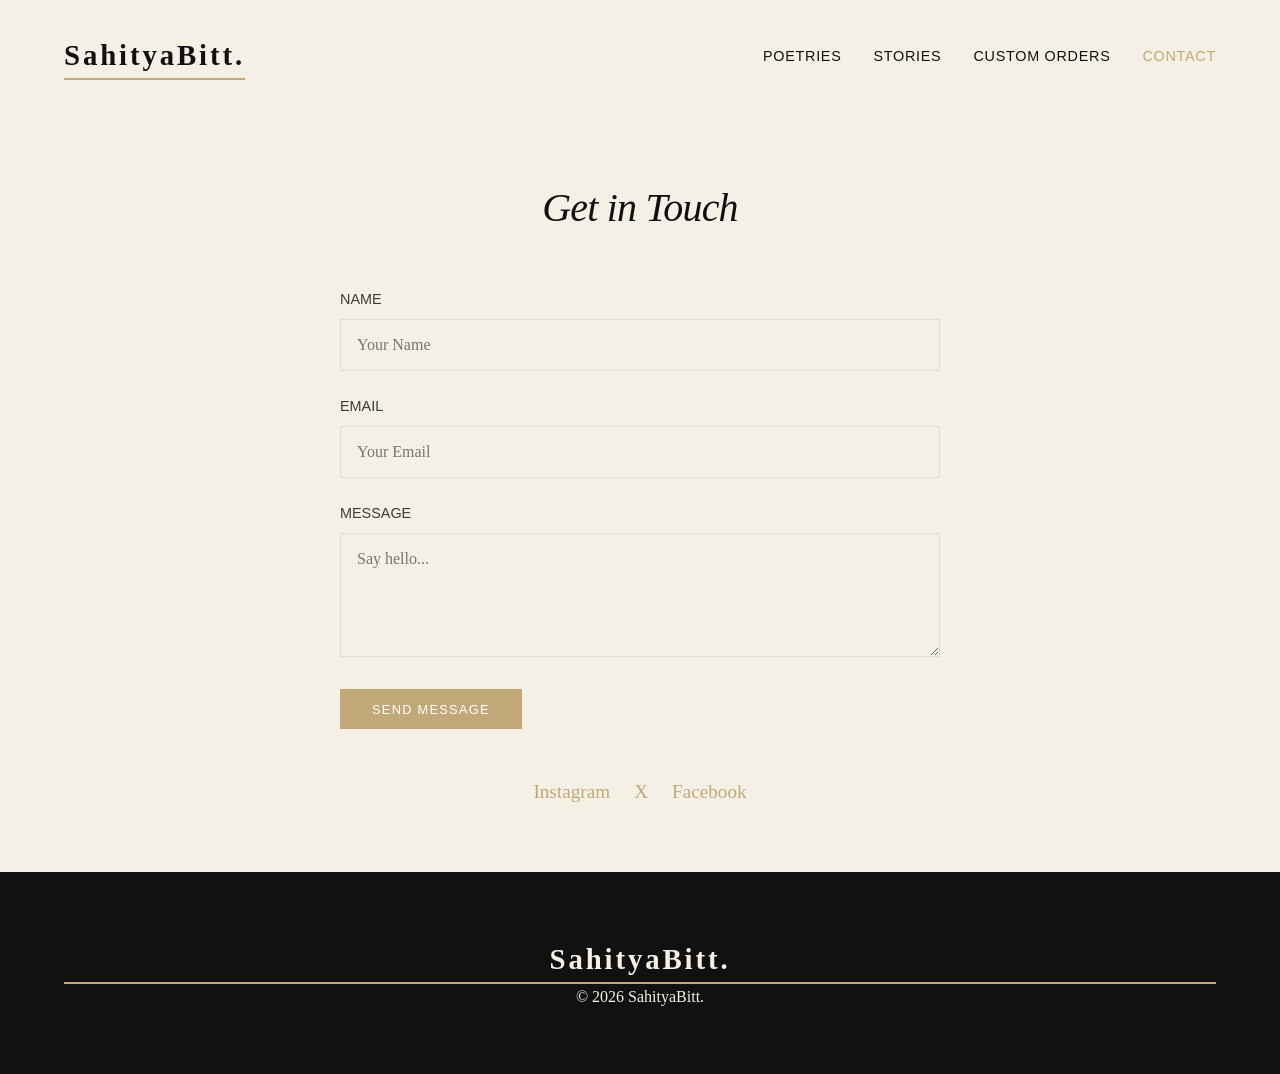
<file: contact.html>
<!DOCTYPE html>
<html lang="en">
<head>
    <meta charset="UTF-8">
    <meta name="viewport" content="width=device-width, initial-scale=1.0">
    <title>SahityaBitt | Contact</title>
    <link rel="stylesheet" href="css/style.css">
</head>
<body>

    <nav>
        <a href="index.html" class="logo">SahityaBitt.</a>
        <ul class="nav-links">
            <li><a href="poetries.html">Poetries</a></li>
            <li><a href="stories.html">Stories</a></li>
            
            <li><a href="custom.html">Custom Orders</a></li>
            <li><a href="contact.html" style="color: var(--accent-color);">Contact</a></li>
        </ul>
    </nav>

    <section class="container">
        <h2 class="section-title">Get in Touch</h2>
        <div class="form-container">
            <form>
                <div class="form-group">
                    <label>Name</label>
                    <input type="text" placeholder="Your Name">
                </div>
                <div class="form-group">
                    <label>Email</label>
                    <input type="email" placeholder="Your Email">
                </div>
                <div class="form-group">
                    <label>Message</label>
                    <textarea rows="5" placeholder="Say hello..."></textarea>
                </div>
                <button type="submit" class="btn">Send Message</button>
            </form>

            <div class="social-links" style="margin-top: 3rem;">
                <a href="https://www.instagram.com">Instagram</a>
                <a href="https://www.X.com">X</a>
                <a href="https://www.facebook.com">Facebook</a>
            </div>
        </div>
    </section>

    <footer>
        <div class="logo">SahityaBitt.</div>
        <p>&copy; 2026 SahityaBitt.</p>
    </footer>

    <script src="js/script.js"></script>
</body>
</html>
</file>
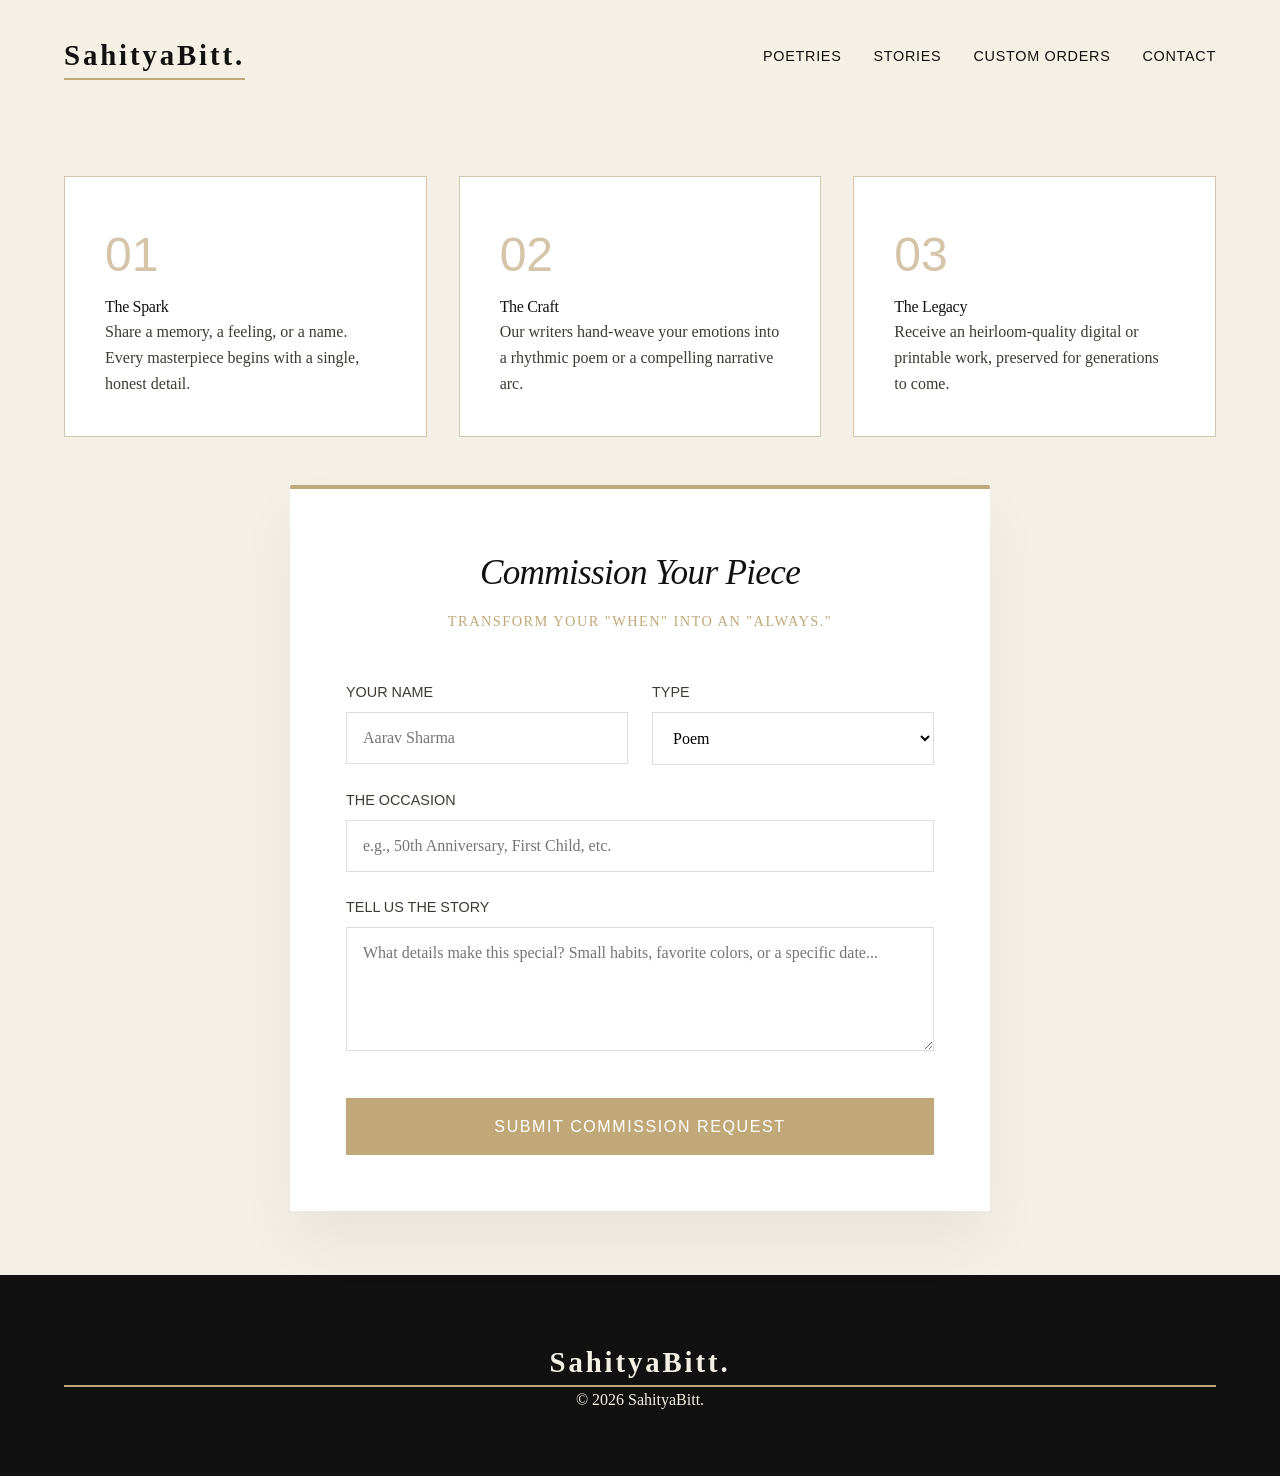
<file: custom.html>
<!DOCTYPE html>
<html lang="en">
<head>
    <meta charset="UTF-8">
    <meta name="viewport" content="width=device-width, initial-scale=1.0">
    <title>SahityaBitt | Custom Orders</title>
    <link rel="stylesheet" href="css/style.css">
</head>
<body>
      <nav>
        <a href="index.html" class="logo">SahityaBitt.</a>
        <ul class="nav-links">
            <li><a href="poetries.html">Poetries</a></li>
            <li><a href="stories.html">Stories</a></li>
            
            <li><a href="custom.html">Custom Orders</a></li>
            <li><a href="contact.html">Contact</a></li>
        </ul>
    </nav>

  <section class="container">
    <div class="branding-grid">
        <div class="brand-card">
            <span class="step-num">01</span>
            <h4>The Spark</h4>
            <p>Share a memory, a feeling, or a name. Every masterpiece begins with a single, honest detail.</p>
        </div>
        <div class="brand-card">
            <span class="step-num">02</span>
            <h4>The Craft</h4>
            <p>Our writers hand-weave your emotions into a rhythmic poem or a compelling narrative arc.</p>
        </div>
        <div class="brand-card">
            <span class="step-num">03</span>
            <h4>The Legacy</h4>
            <p>Receive an heirloom-quality digital or printable work, preserved for generations to come.</p>
        </div>
    </div>

    <div class="form-popup-card visible">
        <div class="form-header">
            <h3>Commission Your Piece</h3>
            <p>Transform your "when" into an "always."</p>
        </div>
        
        <form id="custom-order-form">
            <div class="form-row">
                <div class="form-group">
                    <label>Your Name</label>
                    <input type="text" placeholder="Aarav Sharma" required>
                </div>
                <div class="form-group">
                    <label>Type</label>
                    <select>
                        <option>Poem</option>
                        <option>Short Story</option>
                    </select>
                </div>
            </div>

            <div class="form-group">
                <label>The Occasion</label>
                <input type="text" placeholder="e.g., 50th Anniversary, First Child, etc.">
            </div>

            <div class="form-group">
                <label>Tell us the story</label>
                <textarea rows="5" placeholder="What details make this special? Small habits, favorite colors, or a specific date..."></textarea>
            </div>

            <button type="submit" class="btn wide-btn">Submit Commission Request</button>
        </form>
    </div>
</section>
    <footer>
        <div class="logo">SahityaBitt.</div>
        <p>&copy; 2026 SahityaBitt.</p>
    </footer>

    <script src="js/script.js"></script>
</body>
</html>
</file>
<file: css/style.css>
/* SahityaBitt - Stylesheet */

:root {
    --bg-color: #f5f0e6;
    --text-color: #3e3b36;
    --header-color: #111111;
    --accent-color: #c0a878;
    --secondary-accent: #d4c5a9;
    --white: #ffffff;
    --font-main: 'Georgia', serif;
    --font-ui: 'Helvetica Neue', sans-serif;
}

* {
    margin: 0;
    padding: 0;
    box-sizing: border-box;
}

body {
    background-color: var(--bg-color);
    color: var(--text-color);
    font-family: var(--font-main);
    line-height: 1.6;
    overflow-x: hidden;
}

/* --- Typography --- */
h1, h2, h3, h4 {
    color: var(--header-color);
    font-weight: normal;
    letter-spacing: -0.02em;
}

a {
    text-decoration: none;
    color: var(--header-color);
    transition: color 0.3s ease;
}

a:hover {
    color: var(--accent-color);
}

/* --- Navigation --- */
nav {
    display: flex;
    justify-content: space-between;
    align-items: center;
    padding: 2rem 5%;
    background-color: transparent;
}

.logo {
    font-size: 1.8rem;
    font-weight: bold;
    letter-spacing: 0.1em;
    border-bottom: 2px solid var(--accent-color);
}

.nav-links {
    list-style: none;
    display: flex;
    gap: 2rem;
}

.nav-links li a {
    font-family: var(--font-ui);
    font-size: 0.9rem;
    text-transform: uppercase;
    letter-spacing: 0.05em;
}

/* --- Hero Section --- */
.hero {
    height: 80vh;
    width: 100%;
    position: relative;
    display: flex;
    align-items: center;
    justify-content: center;
    text-align: center;
    color: var(--white);
    overflow: hidden;
}

.hero-bg {
    position: absolute;
    top: 0;
    left: 0;
    width: 100%;
    height: 100%;
    /* Updated: Specific image of Basantapur (Kathmandu Durbar Square) */
    background-image: url('../basantapur.jpg');    background-size: cover;
    background-position: center;
    filter: brightness(0.6) sepia(0.2);
    z-index: -1;
}

.hero-content h1 {
    color: var(--white);
    font-size: 4rem;
    margin-bottom: 1rem;
    animation: fadeUp 1s ease forwards;
}

.hero-content p {
    font-size: 1.2rem;
    max-width: 600px;
    margin: 0 auto 2rem;
    opacity: 0.9;
    animation: fadeUp 1.2s ease forwards;
}

.btn {
    display: inline-block;
    padding: 0.8rem 2rem;
    background-color: var(--accent-color);
    color: var(--white);
    font-family: var(--font-ui);
    text-transform: uppercase;
    letter-spacing: 0.1em;
    font-size: 0.8rem;
    transition: all 0.3s ease;
    border: none;
    cursor: pointer;
}

.btn:hover {
    background-color: var(--text-color);
    transform: translateY(-2px);
}

/* --- Layouts & Grids --- */
.container {
    max-width: 1400px;
    margin: 4rem auto;
    padding: 0 5%;
}

.section-title {
    text-align: center;
    font-size: 2.5rem;
    margin-bottom: 3rem;
    font-style: italic;
}

/* Masonry Grid */
.grid {
    display: grid;
    grid-template-columns: repeat(auto-fill, minmax(300px, 1fr));
    grid-auto-rows: 250px;
    gap: 20px;
}

.card {
    background: var(--white);
    position: relative;
    overflow: hidden;
    cursor: pointer;
    transition: transform 0.4s ease, box-shadow 0.4s ease;
    opacity: 0; /* Hidden for scroll animation */
    transform: translateY(20px);
}

.card.visible {
    opacity: 1;
    transform: translateY(0);
}

.card:hover {
    transform: translateY(-5px);
    box-shadow: 0 15px 30px rgba(0,0,0,0.1);
}

.card img {
    width: 100%;
    height: 100%;
    object-fit: cover;
    transition: transform 0.6s ease;
}

.card:hover img {
    transform: scale(1.05);
}

.card-overlay {
    position: absolute;
    bottom: 0;
    left: 0;
    width: 100%;
    background: linear-gradient(to top, rgba(0,0,0,0.8), transparent);
    padding: 2rem 1.5rem 1.5rem;
    color: var(--white);
    transform: translateY(20px);
    transition: transform 0.4s ease;
}

.card:hover .card-overlay {
    transform: translateY(0);
}

.card-title {
    color: var(--white);
    font-size: 1.4rem;
    margin-bottom: 0.5rem;
}

.card-excerpt {
    font-size: 0.9rem;
    opacity: 0.8;
    display: -webkit-box;
    -webkit-line-clamp: 2;
    -webkit-box-orient: vertical;
    overflow: hidden;
}

/* Card Sizes */
.card.wide {
    grid-column: span 2;
}

.card.tall {
    grid-row: span 2;
}

/* --- Modal --- */
.modal {
    position: fixed;
    top: 0;
    left: 0;
    width: 100%;
    height: 100%;
    background: rgba(17, 17, 17, 0.95);
    z-index: 1000;
    display: flex;
    justify-content: center;
    align-items: center;
    opacity: 0;
    pointer-events: none;
    transition: opacity 0.3s ease;
}

.modal.active {
    opacity: 1;
    pointer-events: all;
}

.modal-content {
    background: var(--bg-color);
    width: 90%;
    max-width: 800px;
    height: 85vh;
    display: flex;
    flex-direction: column;
    position: relative;
    overflow-y: auto;
    box-shadow: 0 20px 50px rgba(0,0,0,0.5);
}

.close-btn {
    position: absolute;
    top: 20px;
    right: 20px;
    font-size: 2rem;
    cursor: pointer;
    color: var(--header-color);
    z-index: 10;
}

.modal-image {
    width: 100%;
    height: 300px;
    object-fit: cover;
}

.modal-text {
    padding: 3rem;
}

.modal-text h2 {
    font-size: 2.5rem;
    margin-bottom: 2rem;
    border-bottom: 1px solid var(--accent-color);
    padding-bottom: 1rem;
}

.modal-text p {
    font-size: 1.1rem;
    white-space: pre-line; /* Preserves poetic line breaks */
    margin-bottom: 1.5rem;
}

/* --- Forms --- */
.form-container {
    max-width: 600px;
    margin: 0 auto;
}

.form-group {
    margin-bottom: 1.5rem;
}

label {
    display: block;
    margin-bottom: 0.5rem;
    font-family: var(--font-ui);
    font-size: 0.9rem;
    text-transform: uppercase;
}

input, textarea, select {
    width: 100%;
    padding: 1rem;
    border: 1px solid #ddd;
    background: transparent;
    font-family: var(--font-main);
    font-size: 1rem;
    transition: border-color 0.3s;
}

input:focus, textarea:focus {
    outline: none;
    border-color: var(--accent-color);
}

/* --- Footer --- */
footer {
    background: var(--header-color);
    color: var(--bg-color);
    padding: 4rem 5%;
    text-align: center;
    margin-top: 4rem;
}

.social-links {
    margin: 2rem 0;
    display: flex;
    justify-content: center;
    gap: 1.5rem;
}

.social-links a {
    color: var(--accent-color);
    font-size: 1.2rem;
}

/* --- Animations --- */
@keyframes fadeUp {
    from { opacity: 0; transform: translateY(30px); }
    to { opacity: 1; transform: translateY(0); }
}

/* Responsive */
@media (max-width: 768px) {
    .nav-links { display: none; } /* Simplified for demo */
    .hero-content h1 { font-size: 2.5rem; }
    .card.wide { grid-column: span 1; }
    .modal-text { padding: 1.5rem; }
}
.branding-hero {
    background-color: #fcfaf7; /* Slightly lighter than bg for contrast */
    padding: 6rem 5%;
    text-align: center;
    border-bottom: 1px solid var(--secondary-accent);
}

.subtitle {
    text-transform: uppercase;
    letter-spacing: 0.2em;
    font-size: 0.8rem;
    color: var(--accent-color);
    font-family: var(--font-ui);
    display: block;
    margin-bottom: 1rem;
}

.branding-hero h2 {
    font-size: 3rem;
    margin-bottom: 1.5rem;
    font-style: italic;
}

.branding-hero p {
    max-width: 700px;
    margin: 0 auto 4rem;
    font-size: 1.2rem;
    color: #555;
}

.process-steps {
    display: grid;
    grid-template-columns: repeat(auto-fit, minmax(200px, 1fr));
    gap: 3rem;
    margin-top: 2rem;
}

.step-num {
    font-family: var(--font-ui);
    color: var(--secondary-accent);
    font-size: 3rem;
    font-weight: 200;
    display: block;
}

.step h4 {
    margin: 1rem 0;
    font-size: 1.3rem;
}

.step p {
    font-size: 0.95rem;
    line-height: 1.4;
}
/* Branding Cards Grid */
.branding-grid {
    display: grid;
    grid-template-columns: repeat(auto-fit, minmax(280px, 1fr));
    gap: 2rem;
    margin-bottom: 5rem;
}

.brand-card {
    background: #fff;
    padding: 2.5rem;
    border: 1px solid var(--secondary-accent);
    transition: all 0.4s ease;
    opacity: 0;
    transform: translateY(30px);
    animation: fadeUp 0.8s forwards;
}

.brand-card:nth-child(2) { animation-delay: 0.2s; }
.brand-card:nth-child(3) { animation-delay: 0.4s; }

.brand-card:hover {
    border-color: var(--accent-color);
    background: #fdfcf9;
    box-shadow: 0 10px 30px rgba(192, 168, 120, 0.1);
}

/* Form Card Pop-up Styling */
.form-popup-card {
    background: #fff;
    max-width: 700px;
    margin: 0 auto;
    padding: 3.5rem;
    border-radius: 2px;
    box-shadow: 0 30px 60px rgba(0,0,0,0.05);
    border-top: 4px solid var(--accent-color); /* Elegant top accent */
    position: relative;
    opacity: 0;
    transform: scale(0.95);
    transition: all 0.6s cubic-bezier(0.165, 0.84, 0.44, 1);
}

.form-popup-card.visible {
    opacity: 1;
    transform: scale(1);
    margin-top: -2rem; /* Pulls it up slightly into the section above */
}

.form-header {
    text-align: center;
    margin-bottom: 3rem;
}

.form-header h3 {
    font-size: 2.2rem;
    font-style: italic;
    margin-bottom: 0.5rem;
}

.form-header p {
    color: var(--accent-color);
    font-size: 0.9rem;
    letter-spacing: 0.1em;
    text-transform: uppercase;
}

.form-row {
    display: grid;
    grid-template-columns: 1fr 1fr;
    gap: 1.5rem;
}

.wide-btn {
    width: 100%;
    margin-top: 1rem;
    padding: 1.2rem;
    font-size: 1rem;
}

/* Animation for the card */
@keyframes fadeUp {
    to { opacity: 1; transform: translateY(0); }
}

@media (max-width: 600px) {
    .form-row { grid-template-columns: 1fr; }
    .form-popup-card { padding: 2rem; }
}
</file>
